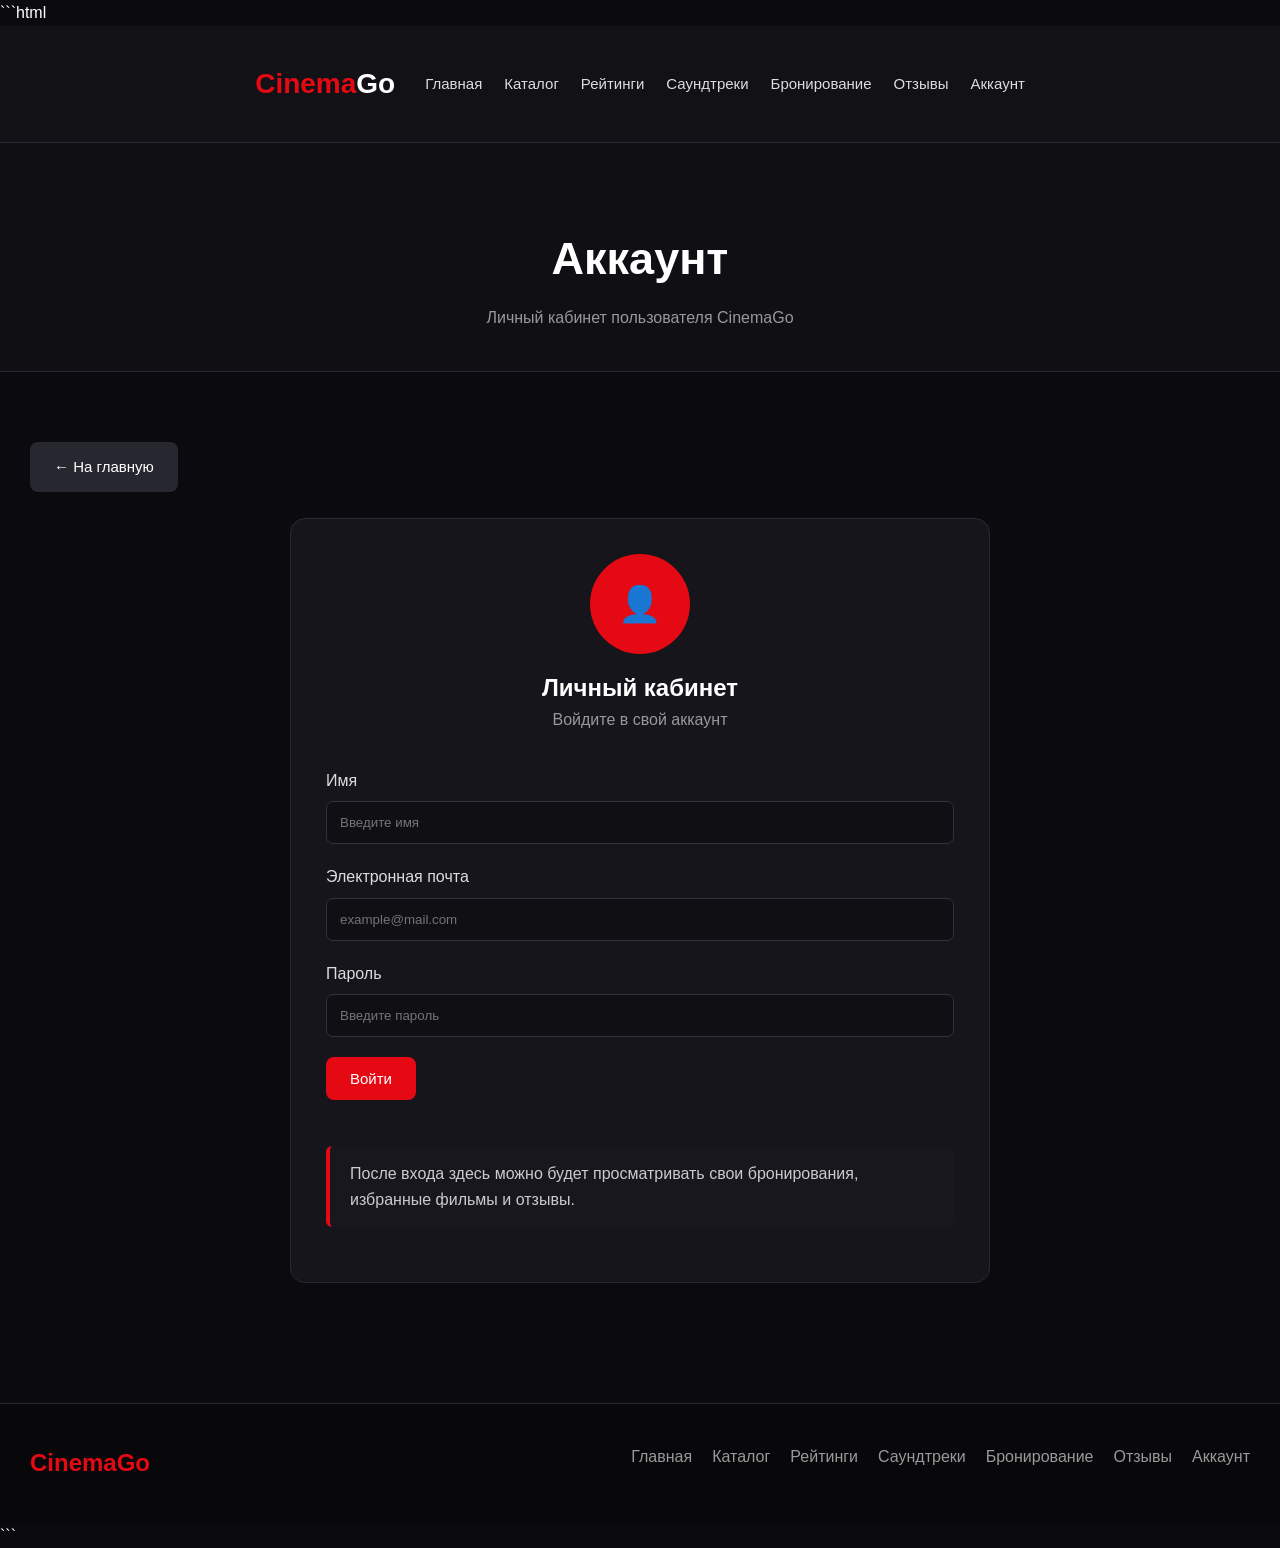
<file: account.html>
```html
<!DOCTYPE html>
<html lang="ru">

<head>
    <meta charset="UTF-8">
    <meta name="viewport" content="width=device-width, initial-scale=1.0">

    <title>CinemaGo — Аккаунт</title>

    <link rel="stylesheet" href="style.css">
</head>

<body>

<header>

    <div class="navbar">

        <a href="index.html" class="logo">
            Cinema<span>Go</span>
        </a>

        <nav>

            <a href="index.html">Главная</a>

            <a href="catalog.html">Каталог</a>

            <a href="ratings.html">Рейтинги</a>

            <a href="soundtracks.html">Саундтреки</a>

            <a href="booking.html">Бронирование</a>

            <a href="reviews.html">Отзывы</a>

            <a href="account.html">Аккаунт</a>

        </nav>

    </div>

</header>


<section class="page-header">

    <h1>Аккаунт</h1>

    <p>
        Личный кабинет пользователя CinemaGo
    </p>

</section>


<div class="container">

    <a href="index.html" class="btn btn-secondary">
        ← На главную
    </a>

    <br><br>


    <div class="account-box">

        <div class="profile">

            <div class="profile-avatar">
                👤
            </div>

            <h2>Личный кабинет</h2>

            <p class="section-subtitle">
                Войдите в свой аккаунт
            </p>

        </div>


        <form onsubmit="loginAccount(event)">

            <div class="form-group">

                <label for="loginName">
                    Имя
                </label>

                <input
                    type="text"
                    id="loginName"
                    placeholder="Введите имя"
                    required
                >

            </div>


            <div class="form-group">

                <label for="loginEmail">
                    Электронная почта
                </label>

                <input
                    type="email"
                    id="loginEmail"
                    placeholder="example@mail.com"
                    required
                >

            </div>


            <div class="form-group">

                <label for="loginPassword">
                    Пароль
                </label>

                <input
                    type="password"
                    id="loginPassword"
                    placeholder="Введите пароль"
                    required
                >

            </div>


            <button type="submit" class="btn">
                Войти
            </button>

        </form>


        <br>


        <div class="notice">

            После входа здесь можно будет
            просматривать свои бронирования,
            избранные фильмы и отзывы.

        </div>

    </div>

</div>


<footer>

    <div class="footer-content">

        <div class="footer-logo">
            CinemaGo
        </div>

        <div class="footer-links">

            <a href="index.html">Главная</a>
            <a href="catalog.html">Каталог</a>
            <a href="ratings.html">Рейтинги</a>
            <a href="soundtracks.html">Саундтреки</a>
            <a href="booking.html">Бронирование</a>
            <a href="reviews.html">Отзывы</a>
            <a href="account.html">Аккаунт</a>

        </div>

    </div>

</footer>


<script src="script.js"></script>

</body>
</html>
```
</file>
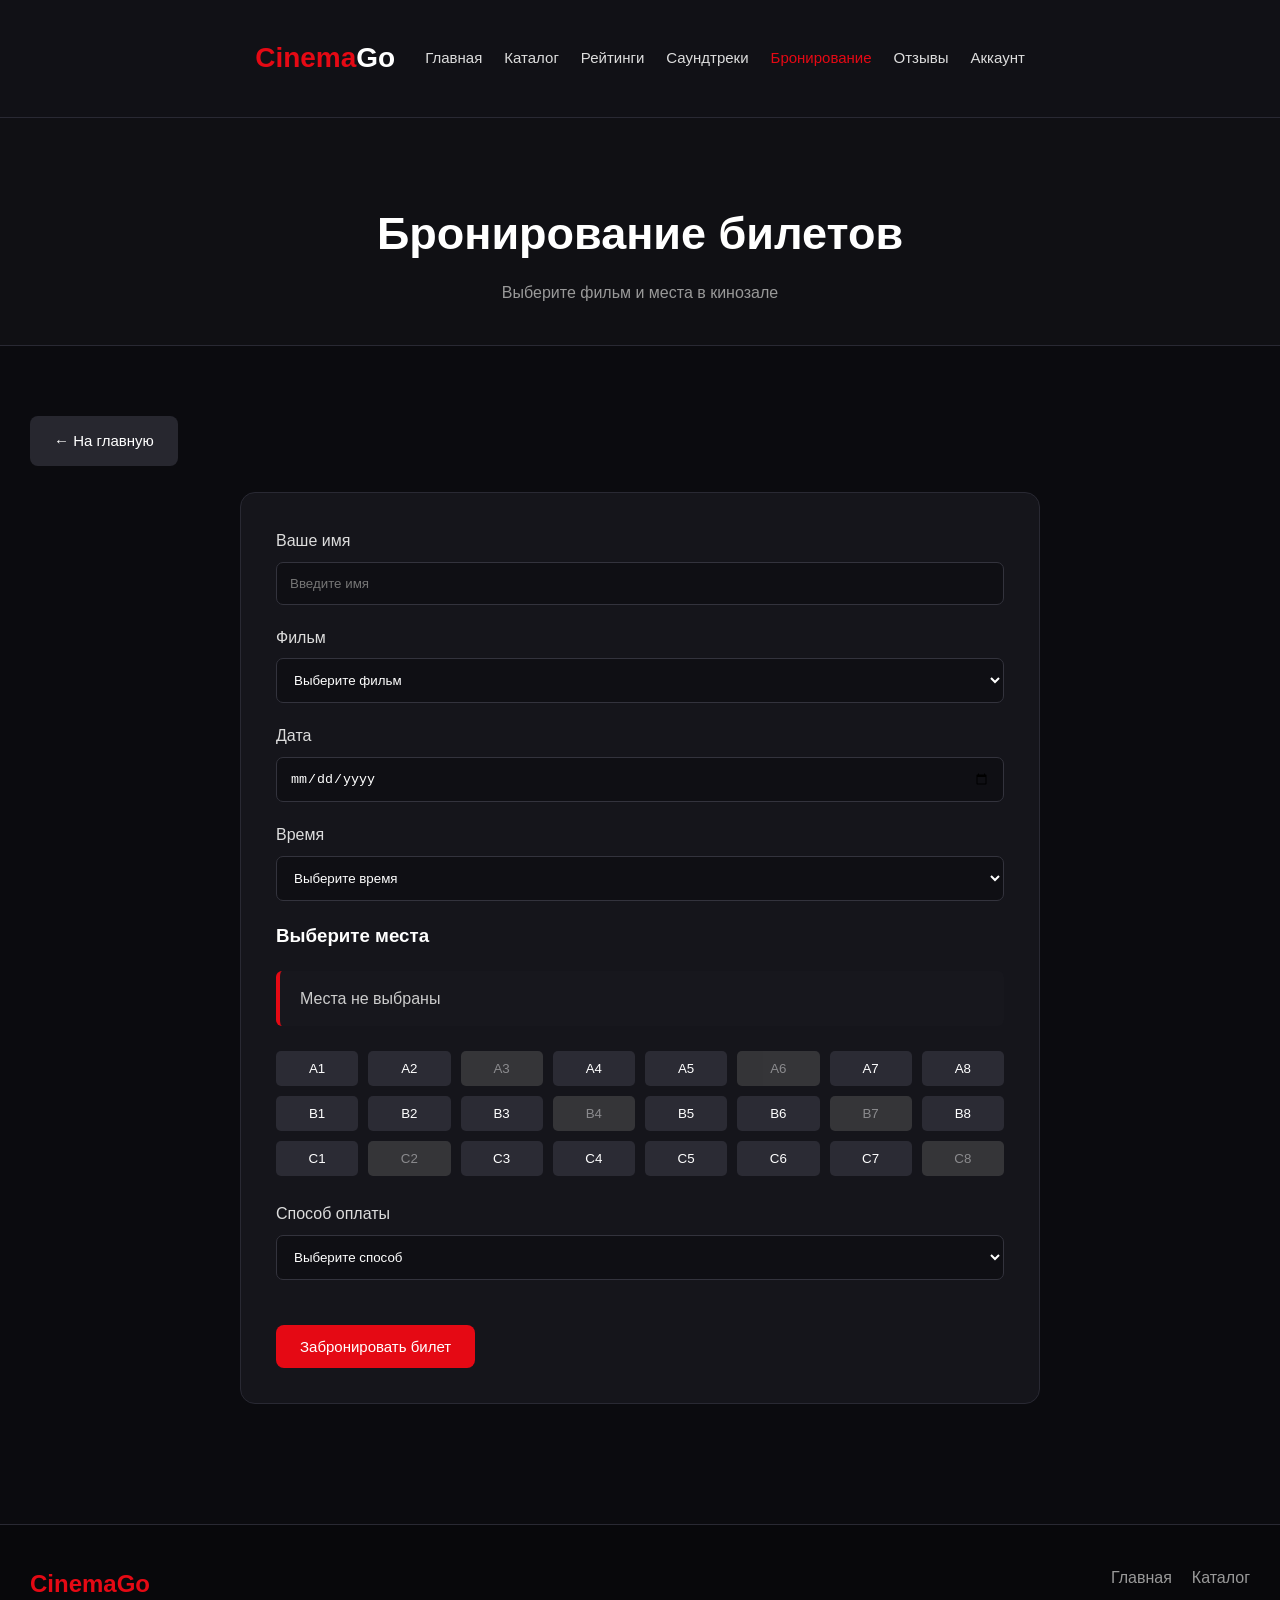
<file: booking.html>
<!DOCTYPE html>
<html lang="ru">

<head>

    <meta charset="UTF-8">

    <meta name="viewport"
          content="width=device-width, initial-scale=1.0">

    <title>CinemaGo — Бронирование</title>

    <link rel="stylesheet"
          href="style.css">

</head>

<body>


<header>

    <div class="navbar">

        <a href="index.html" class="logo">
            Cinema<span>Go</span>
        </a>

        <nav>

            <a href="index.html">
                Главная
            </a>

            <a href="catalog.html">
                Каталог
            </a>

            <a href="ratings.html">
                Рейтинги
            </a>

            <a href="soundtracks.html">
                Саундтреки
            </a>

            <a href="booking.html"
               class="active">
                Бронирование
            </a>

            <a href="reviews.html">
                Отзывы
            </a>

            <a href="account.html">
                Аккаунт
            </a>

        </nav>

    </div>

</header>


<section class="page-header">

    <h1>
        Бронирование билетов
    </h1>

    <p>
        Выберите фильм и места в кинозале
    </p>

</section>


<div class="container">


    <a href="index.html"
       class="btn btn-secondary">
        ← На главную
    </a>


    <br><br>


    <div class="booking-box">


        <form onsubmit="makeBooking(event)">


            <div class="form-group">

                <label>
                    Ваше имя
                </label>

                <input
                    type="text"
                    id="customerName"
                    placeholder="Введите имя"
                    required>

            </div>


            <div class="form-group">

                <label>
                    Фильм
                </label>

                <select id="bookingMovie"
                        required>

                    <option value="">
                        Выберите фильм
                    </option>

                    <option>
                        Интерстеллар
                    </option>

                    <option>
                        Ғашықпын саған
                    </option>

                    <option>
                        Рэкетир
                    </option>

                    <option>
                        Қазақтың қорқынышты ертегілері
                    </option>

                    <option>
                        Дәстүр
                    </option>

                    <option>
                        Дәстүр: Теріс бата
                    </option>

                    <option>
                        Шайтан
                    </option>

                    <option>
                        Дюна
                    </option>

                    <option>
                        Оппенгеймер
                    </option>

                    <option>
                        Титаник
                    </option>

                    <option>
                        Гарри Поттер
                    </option>

                    <option>
                        Человек-паук
                    </option>

                </select>

            </div>


            <div class="form-group">

                <label>
                    Дата
                </label>

                <input
                    type="date"
                    id="bookingDate"
                    required>

            </div>


            <div class="form-group">

                <label>
                    Время
                </label>

                <select id="bookingTime"
                        required>

                    <option value="">
                        Выберите время
                    </option>

                    <option>
                        12:00
                    </option>

                    <option>
                        14:30
                    </option>

                    <option>
                        17:00
                    </option>

                    <option>
                        19:30
                    </option>

                    <option>
                        22:00
                    </option>

                </select>

            </div>


            <h3>
                Выберите места
            </h3>


            <p id="selectedSeats"
               class="notice">
                Места не выбраны
            </p>


            <div class="seats">


                <button type="button"
                        class="seat"
                        data-seat="A1"
                        onclick="selectSeat(this)">
                    A1
                </button>

                <button type="button"
                        class="seat"
                        data-seat="A2"
                        onclick="selectSeat(this)">
                    A2
                </button>

                <button type="button"
                        class="seat occupied">
                    A3
                </button>

                <button type="button"
                        class="seat"
                        data-seat="A4"
                        onclick="selectSeat(this)">
                    A4
                </button>

                <button type="button"
                        class="seat"
                        data-seat="A5"
                        onclick="selectSeat(this)">
                    A5
                </button>

                <button type="button"
                        class="seat occupied">
                    A6
                </button>

                <button type="button"
                        class="seat"
                        data-seat="A7"
                        onclick="selectSeat(this)">
                    A7
                </button>

                <button type="button"
                        class="seat"
                        data-seat="A8"
                        onclick="selectSeat(this)">
                    A8
                </button>


                <button type="button"
                        class="seat"
                        data-seat="B1"
                        onclick="selectSeat(this)">
                    B1
                </button>

                <button type="button"
                        class="seat"
                        data-seat="B2"
                        onclick="selectSeat(this)">
                    B2
                </button>

                <button type="button"
                        class="seat"
                        data-seat="B3"
                        onclick="selectSeat(this)">
                    B3
                </button>

                <button type="button"
                        class="seat occupied">
                    B4
                </button>

                <button type="button"
                        class="seat"
                        data-seat="B5"
                        onclick="selectSeat(this)">
                    B5
                </button>

                <button type="button"
                        class="seat"
                        data-seat="B6"
                        onclick="selectSeat(this)">
                    B6
                </button>

                <button type="button"
                        class="seat occupied">
                    B7
                </button>

                <button type="button"
                        class="seat"
                        data-seat="B8"
                        onclick="selectSeat(this)">
                    B8
                </button>


                <button type="button"
                        class="seat"
                        data-seat="C1"
                        onclick="selectSeat(this)">
                    C1
                </button>

                <button type="button"
                        class="seat occupied">
                    C2
                </button>

                <button type="button"
                        class="seat"
                        data-seat="C3"
                        onclick="selectSeat(this)">
                    C3
                </button>

                <button type="button"
                        class="seat"
                        data-seat="C4"
                        onclick="selectSeat(this)">
                    C4
                </button>

                <button type="button"
                        class="seat"
                        data-seat="C5"
                        onclick="selectSeat(this)">
                    C5
                </button>

                <button type="button"
                        class="seat"
                        data-seat="C6"
                        onclick="selectSeat(this)">
                    C6
                </button>

                <button type="button"
                        class="seat"
                        data-seat="C7"
                        onclick="selectSeat(this)">
                    C7
                </button>

                <button type="button"
                        class="seat occupied">
                    C8
                </button>


            </div>


            <div class="form-group">

                <label>
                    Способ оплаты
                </label>

                <select
                    id="paymentMethod"
                    onchange="showPaymentInfo()"
                    required>

                    <option value="">
                        Выберите способ
                    </option>

                    <option>
                        Kaspi
                    </option>

                    <option>
                        Банковская карта
                    </option>

                    <option>
                        Наличными в кассе
                    </option>

                </select>

            </div>


            <div id="kaspiInfo"
                 class="payment-demo"
                 style="display:none;">

                <strong>
                    Kaspi — демонстрационный режим
                </strong>

                <p>
                    Для учебного проекта используется
                    демонстрационная оплата.
                </p>

                <p>
                    Реальные платёжные реквизиты
                    здесь не используются.
                </p>

            </div>


            <br>


            <button
                type="submit"
                class="btn">

                Забронировать билет

            </button>


        </form>


    </div>

</div>


<footer>

    <div class="footer-content">

        <div class="footer-logo">
            CinemaGo
        </div>

        <div class="footer-links">

            <a href="index.html">
                Главная
            </a>

            <a href="catalog.html">
                Каталог
            </a>

        </div>

    </div>

</footer>


<script src="script.js"></script>

</body>
</html>
</file>
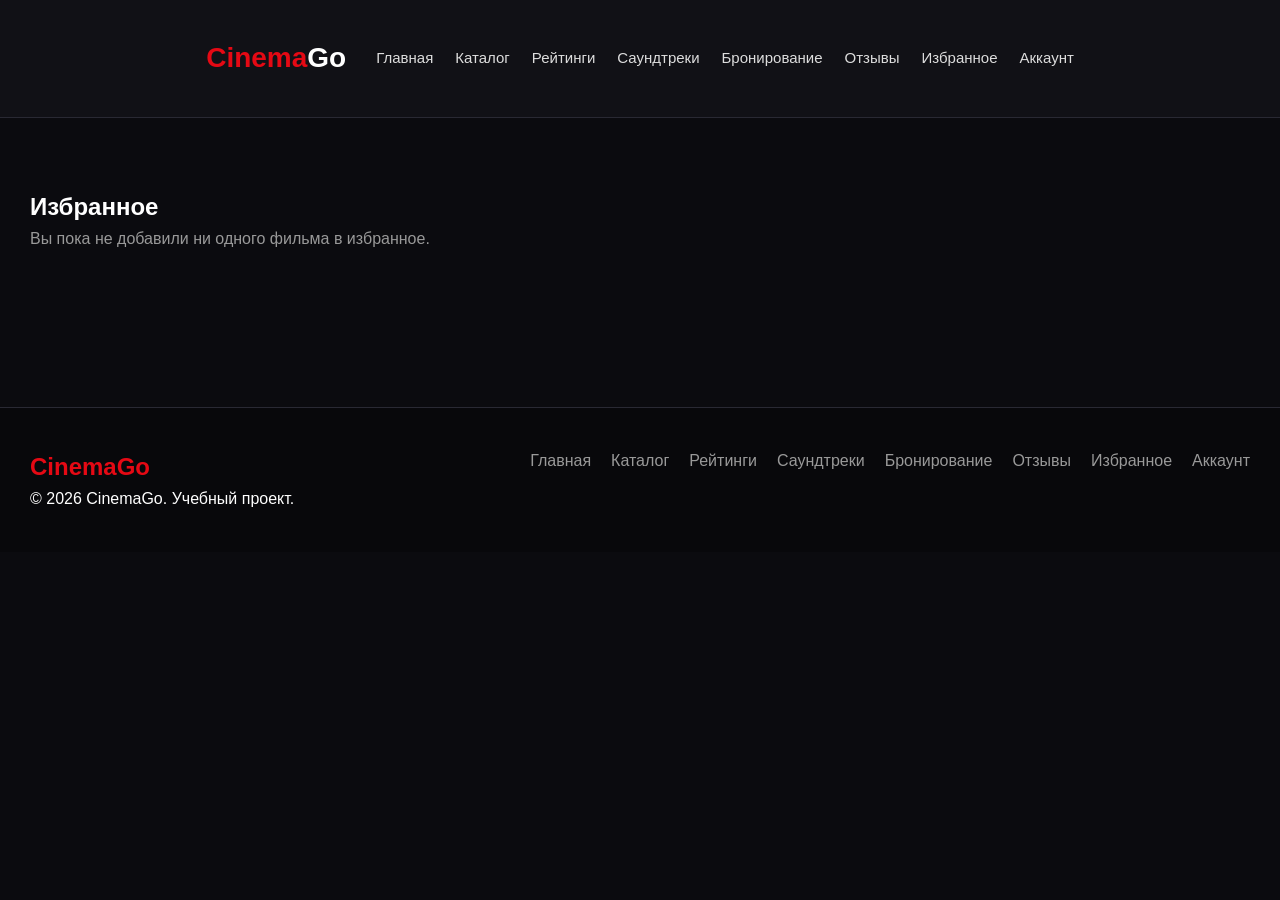
<file: favorites.html>
<!DOCTYPE html>
<html lang="ru">

<head>
    <meta charset="UTF-8">
    <meta name="viewport" content="width=device-width, initial-scale=1.0">

    <title>Избранное — CinemaGo</title>

    <link rel="stylesheet" href="style.css">
</head>

<body>

<header>

    <div class="navbar">

        <a href="index.html" class="logo">
            Cinema<span>Go</span>
        </a>

        <nav>
            <a href="index.html">Главная</a>
            <a href="catalog.html">Каталог</a>
            <a href="ratings.html">Рейтинги</a>
            <a href="soundtracks.html">Саундтреки</a>
            <a href="booking.html">Бронирование</a>
            <a href="reviews.html">Отзывы</a>
            <a href="favorites.html">Избранное</a>
            <a href="account.html">Аккаунт</a>
        </nav>

    </div>

</header>


<main>

    <section class="section">

        <div class="container">

            <h2>Избранное</h2>

            <p id="emptyFavorites" class="section-subtitle">
                Вы пока не добавили ни одного фильма в избранное.
            </p>

            <div
                class="movie-grid favorites-grid"
                id="favoritesGrid">
            </div>

        </div>

    </section>

</main>


<footer>

    <div class="footer-content">

        <div class="footer-logo">
            CinemaGo
        </div>

        <div class="footer-links">

            <a href="index.html">Главная</a>
            <a href="catalog.html">Каталог</a>
            <a href="ratings.html">Рейтинги</a>
            <a href="soundtracks.html">Саундтреки</a>
            <a href="booking.html">Бронирование</a>
            <a href="reviews.html">Отзывы</a>
            <a href="favorites.html">Избранное</a>
            <a href="account.html">Аккаунт</a>

        </div>

    </div>

    <p>
        © 2026 CinemaGo. Учебный проект.
    </p>

</footer>


<script src="script.js"></script>

</body>
</html>
</file>
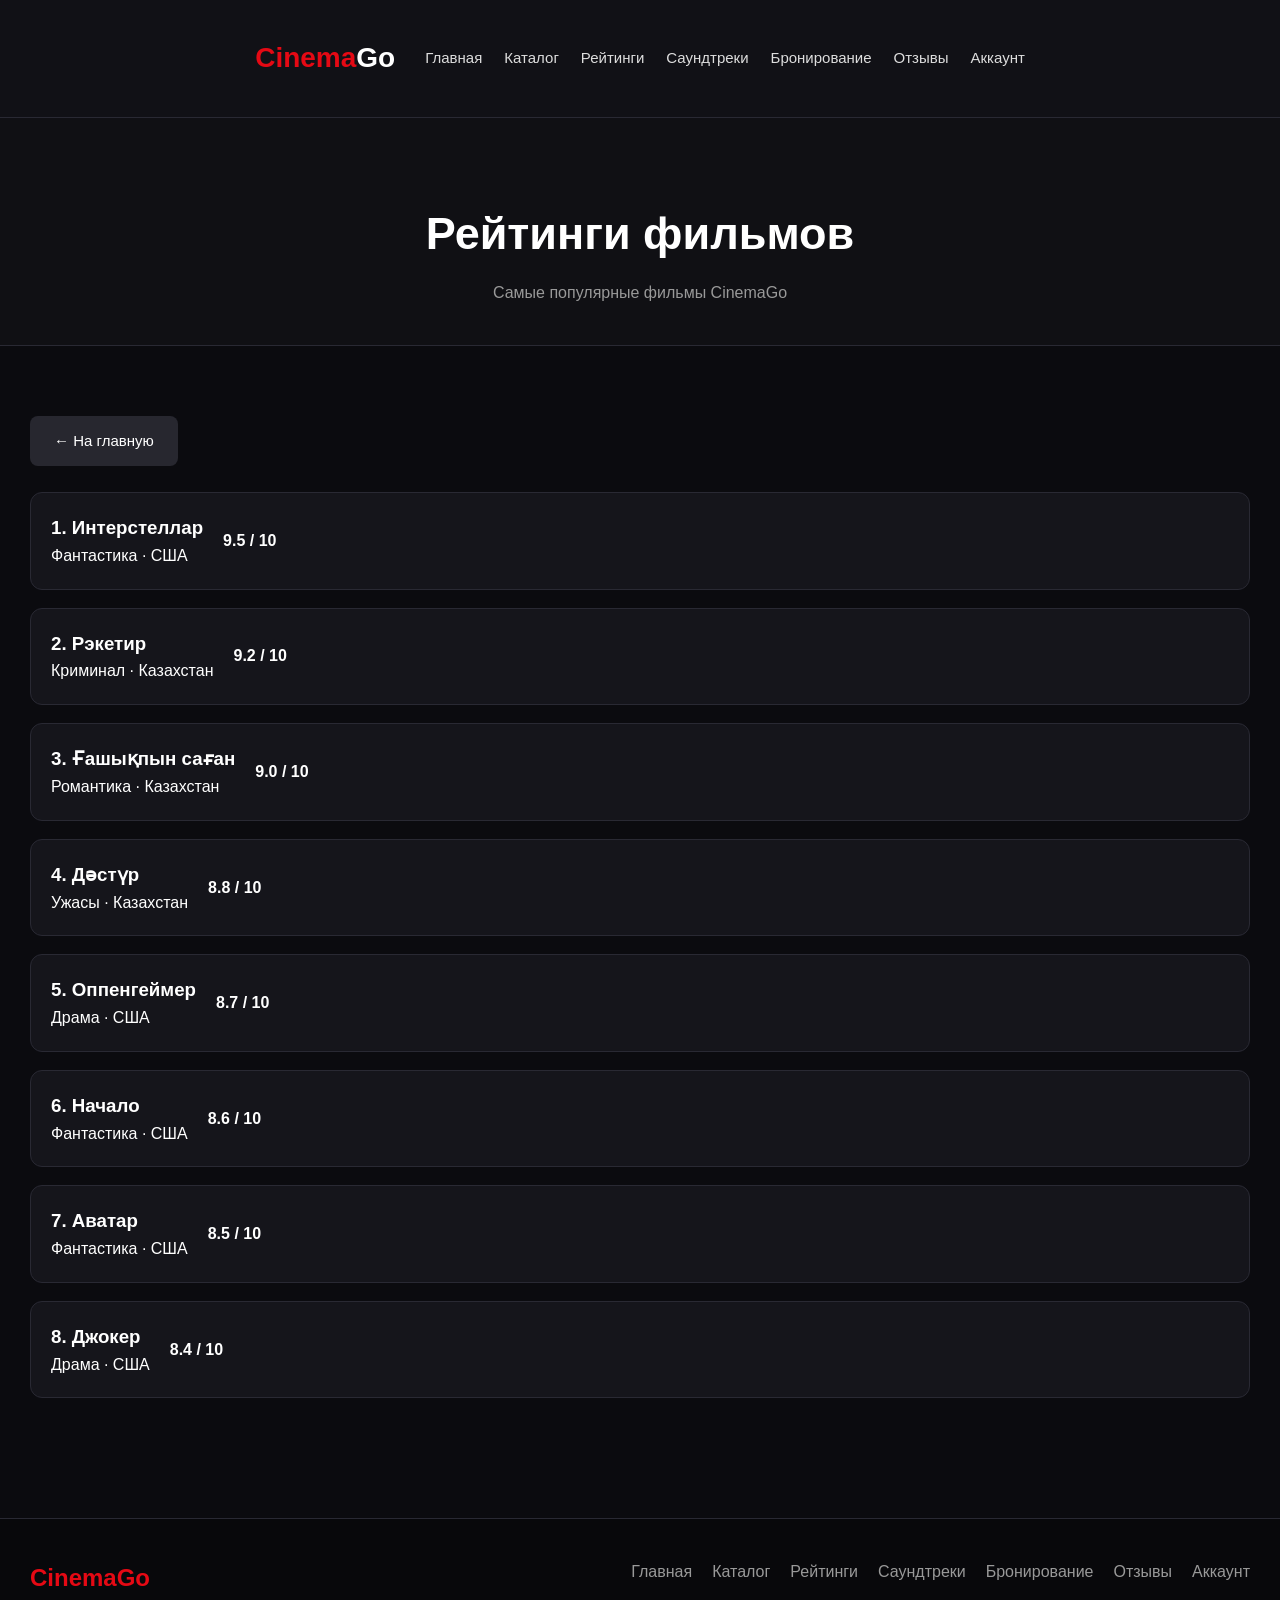
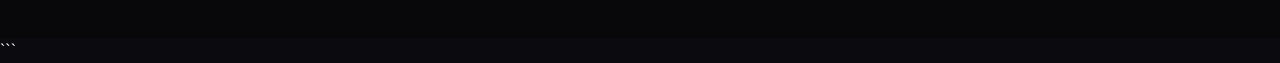
<file: ratings.html>
<html></html>
<!DOCTYPE html>
<html lang="ru">

<head>
    <meta charset="UTF-8">
    <meta name="viewport" content="width=device-width, initial-scale=1.0">

    <title>CinemaGo — Рейтинги</title>

    <link rel="stylesheet" href="style.css">
</head>

<body>

<header>
    <div class="navbar">

        <a href="index.html" class="logo">
            Cinema<span>Go</span>
        </a>

        <nav>
            <a href="index.html">Главная</a>
            <a href="catalog.html">Каталог</a>
            <a href="ratings.html">Рейтинги</a>
            <a href="soundtracks.html">Саундтреки</a>
            <a href="booking.html">Бронирование</a>
            <a href="reviews.html">Отзывы</a>
            <a href="account.html">Аккаунт</a>
        </nav>

    </div>
</header>


<section class="page-header">

    <h1>Рейтинги фильмов</h1>

    <p>
        Самые популярные фильмы CinemaGo
    </p>

</section>


<div class="container">

    <a href="index.html" class="btn btn-secondary">
        ← На главную
    </a>

    <br><br>


    <div class="rating-list">

        <div class="rating-item">
            <div>
                <h3>1. Интерстеллар</h3>
                <p>Фантастика · США</p>
            </div>

            <strong>9.5 / 10</strong>
        </div>


        <div class="rating-item">
            <div>
                <h3>2. Рэкетир</h3>
                <p>Криминал · Казахстан</p>
            </div>

            <strong>9.2 / 10</strong>
        </div>


        <div class="rating-item">
            <div>
                <h3>3. Ғашықпын саған</h3>
                <p>Романтика · Казахстан</p>
            </div>

            <strong>9.0 / 10</strong>
        </div>


        <div class="rating-item">
            <div>
                <h3>4. Дәстүр</h3>
                <p>Ужасы · Казахстан</p>
            </div>

            <strong>8.8 / 10</strong>
        </div>


        <div class="rating-item">
            <div>
                <h3>5. Оппенгеймер</h3>
                <p>Драма · США</p>
            </div>

            <strong>8.7 / 10</strong>
        </div>


        <div class="rating-item">
            <div>
                <h3>6. Начало</h3>
                <p>Фантастика · США</p>
            </div>

            <strong>8.6 / 10</strong>
        </div>


        <div class="rating-item">
            <div>
                <h3>7. Аватар</h3>
                <p>Фантастика · США</p>
            </div>

            <strong>8.5 / 10</strong>
        </div>


        <div class="rating-item">
            <div>
                <h3>8. Джокер</h3>
                <p>Драма · США</p>
            </div>

            <strong>8.4 / 10</strong>
        </div>

    </div>

</div>


<footer>

    <div class="footer-content">

        <div class="footer-logo">
            CinemaGo
        </div>

        <div class="footer-links">

            <a href="index.html">Главная</a>
            <a href="catalog.html">Каталог</a>
            <a href="ratings.html">Рейтинги</a>
            <a href="soundtracks.html">Саундтреки</a>
            <a href="booking.html">Бронирование</a>
            <a href="reviews.html">Отзывы</a>
            <a href="account.html">Аккаунт</a>

        </div>

    </div>

</footer>

</body>
</html>
```
</file>
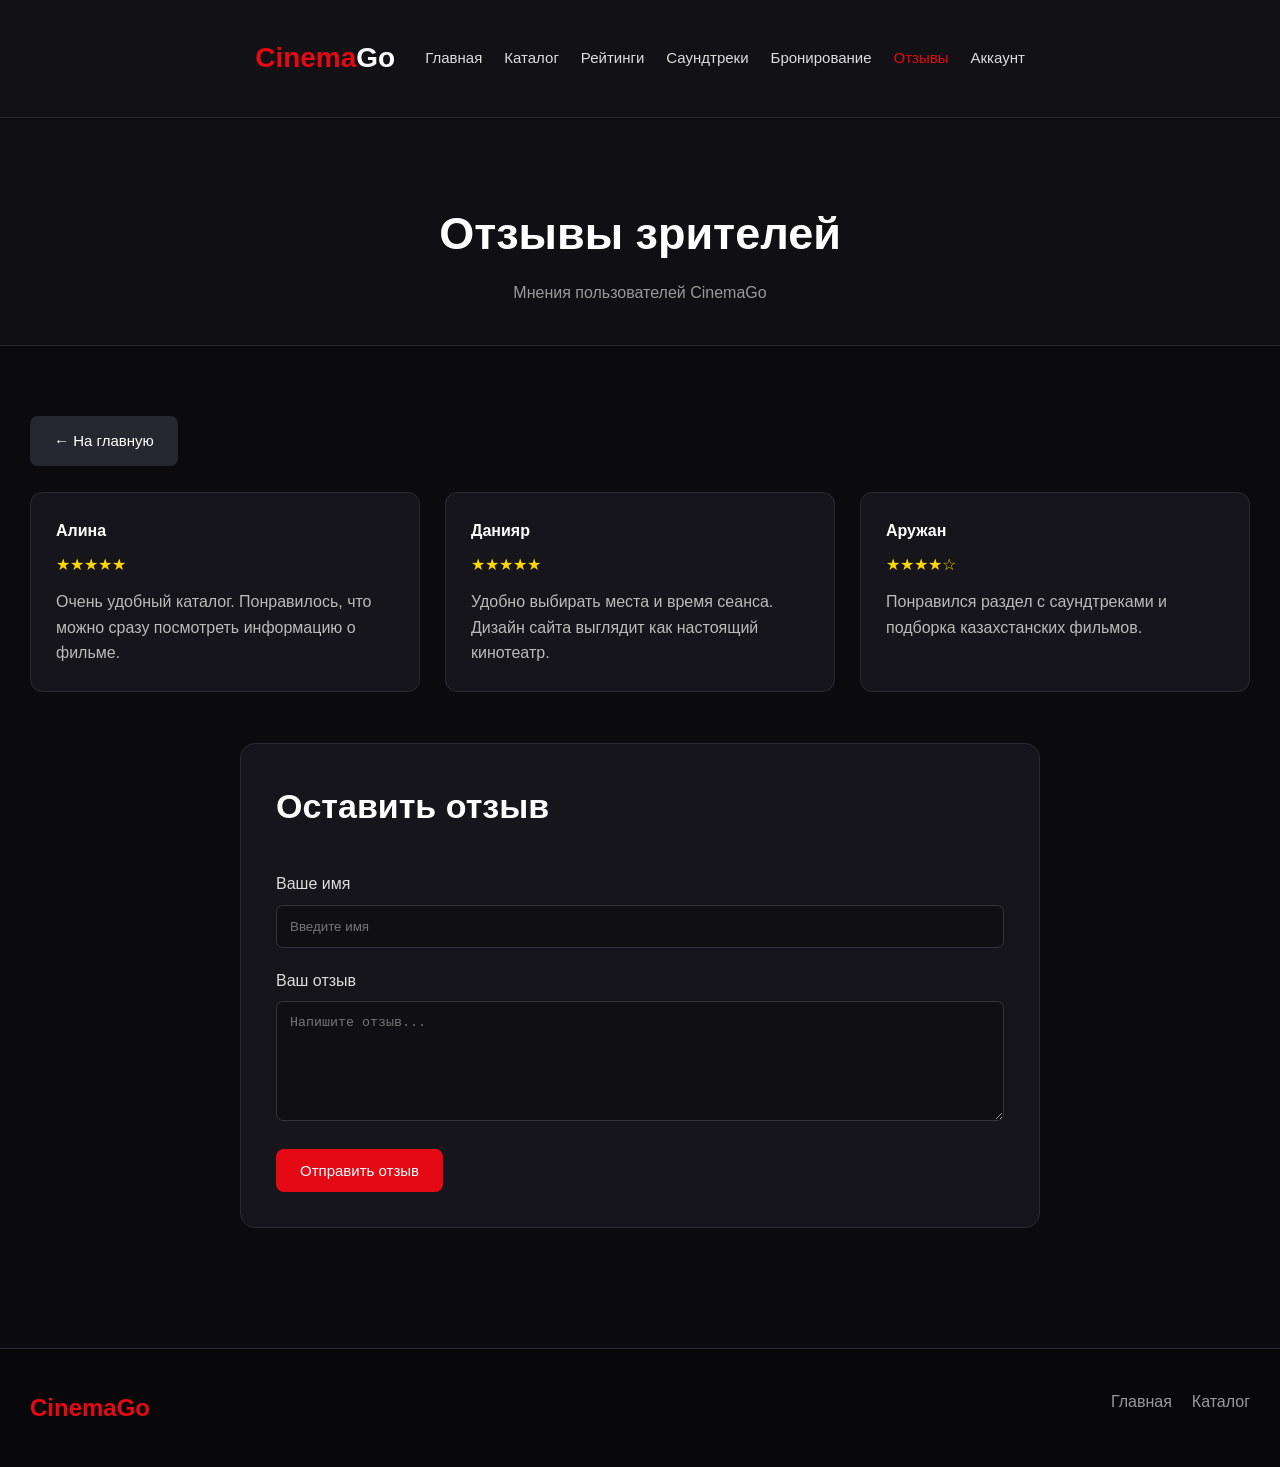
<file: reviews.html>
<!DOCTYPE html>
<html lang="ru">

<head>

    <meta charset="UTF-8">

    <meta name="viewport"
          content="width=device-width, initial-scale=1.0">

    <title>CinemaGo — Отзывы</title>

    <link rel="stylesheet"
          href="style.css">

</head>

<body>


<header>

    <div class="navbar">

        <a href="index.html" class="logo">
            Cinema<span>Go</span>
        </a>

        <nav>

            <a href="index.html">
                Главная
            </a>

            <a href="catalog.html">
                Каталог
            </a>

            <a href="ratings.html">
                Рейтинги
            </a>

            <a href="soundtracks.html">
                Саундтреки
            </a>

            <a href="booking.html">
                Бронирование
            </a>

            <a href="reviews.html"
               class="active">
                Отзывы
            </a>

            <a href="account.html">
                Аккаунт
            </a>

        </nav>

    </div>

</header>


<section class="page-header">

    <h1>
        Отзывы зрителей
    </h1>

    <p>
        Мнения пользователей CinemaGo
    </p>

</section>


<div class="container">


    <a href="index.html"
       class="btn btn-secondary">
        ← На главную
    </a>


    <br><br>


    <div class="review-grid">


        <div class="review-card">

            <div class="review-user">
                Алина
            </div>

            <div class="review-stars">
                ★★★★★
            </div>

            <p class="review-text">
                Очень удобный каталог. Понравилось,
                что можно сразу посмотреть информацию
                о фильме.
            </p>

        </div>


        <div class="review-card">

            <div class="review-user">
                Данияр
            </div>

            <div class="review-stars">
                ★★★★★
            </div>

            <p class="review-text">
                Удобно выбирать места и время сеанса.
                Дизайн сайта выглядит как настоящий кинотеатр.
            </p>

        </div>


        <div class="review-card">

            <div class="review-user">
                Аружан
            </div>

            <div class="review-stars">
                ★★★★☆
            </div>

            <p class="review-text">
                Понравился раздел с саундтреками
                и подборка казахстанских фильмов.
            </p>

        </div>


    </div>


    <br><br>


    <div class="booking-box">

        <h2 class="section-title">
            Оставить отзыв
        </h2>

        <br>


        <form id="reviewForm"
              onsubmit="addReview(event)">


            <div class="form-group">

                <label>
                    Ваше имя
                </label>

                <input
                    type="text"
                    id="reviewName"
                    placeholder="Введите имя"
                    required>

            </div>


            <div class="form-group">

                <label>
                    Ваш отзыв
                </label>

                <textarea
                    id="reviewText"
                    placeholder="Напишите отзыв..."
                    required></textarea>

            </div>


            <button
                type="submit"
                class="btn">

                Отправить отзыв

            </button>


        </form>

    </div>


</div>


<footer>

    <div class="footer-content">

        <div class="footer-logo">
            CinemaGo
        </div>

        <div class="footer-links">

            <a href="index.html">
                Главная
            </a>

            <a href="catalog.html">
                Каталог
            </a>

        </div>

    </div>

</footer>


<script src="script.js"></script>

</body>
</html>
</file>
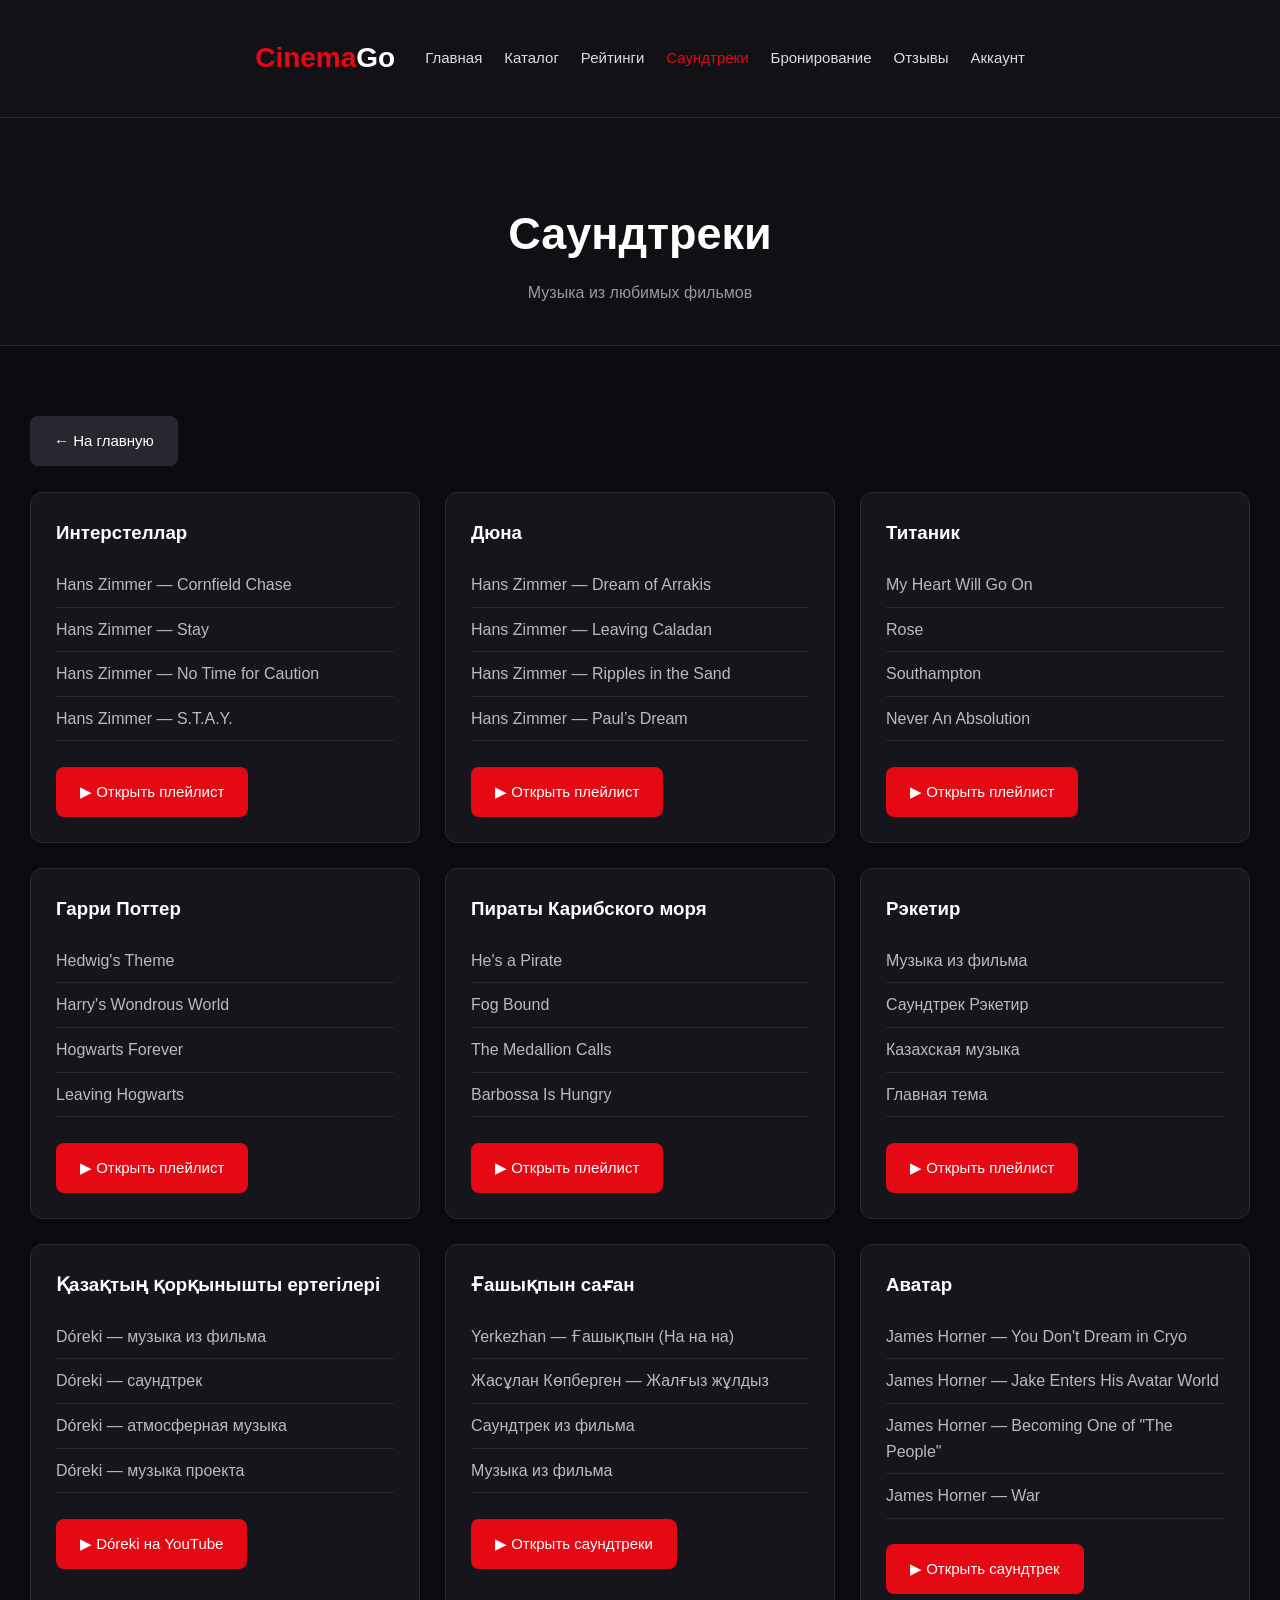
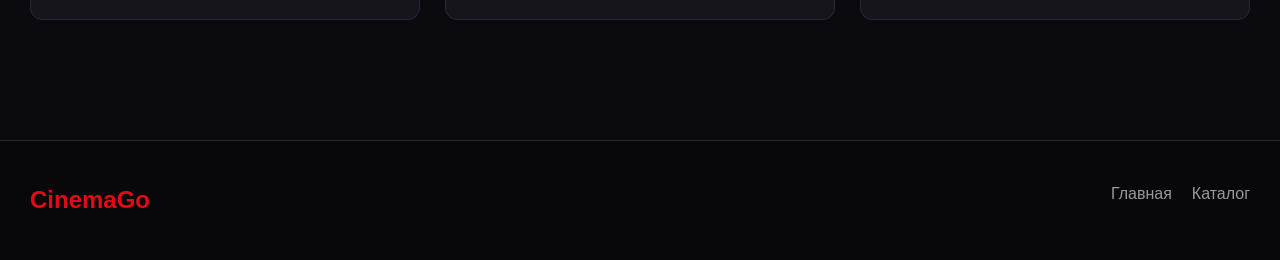
<file: soundtracks.html>
<!DOCTYPE html>

<html lang="ru">

<head>


<meta charset="UTF-8">

<meta name="viewport"
      content="width=device-width, initial-scale=1.0">

<title>CinemaGo — Саундтреки</title>

<link rel="stylesheet"
      href="style.css">


</head>

<body>

<header>


<div class="navbar">

    <a href="index.html" class="logo">
        Cinema<span>Go</span>
    </a>

    <nav>

        <a href="index.html">
            Главная
        </a>

        <a href="catalog.html">
            Каталог
        </a>

        <a href="ratings.html">
            Рейтинги
        </a>

        <a href="soundtracks.html"
           class="active">
            Саундтреки
        </a>

        <a href="booking.html">
            Бронирование
        </a>

        <a href="reviews.html">
            Отзывы
        </a>

        <a href="account.html">
            Аккаунт
        </a>

    </nav>

</div>


</header>

<section class="page-header">


<h1>
    Саундтреки
</h1>

<p>
    Музыка из любимых фильмов
</p>


</section>

<div class="container">


<a href="index.html"
   class="btn btn-secondary">
    ← На главную
</a>


<br><br>


<div class="soundtrack-grid">


    <!-- ИНТЕРСТЕЛЛАР -->

    <div class="soundtrack-card">

        <h3>
            Интерстеллар
        </h3>

        <ul class="track-list">

            <li>
                Hans Zimmer — Cornfield Chase
            </li>

            <li>
                Hans Zimmer — Stay
            </li>

            <li>
                Hans Zimmer — No Time for Caution
            </li>

            <li>
                Hans Zimmer — S.T.A.Y.
            </li>

        </ul>

        <br>

        <a
            href="https://www.youtube.com/results?search_query=Interstellar+soundtrack"
            target="_blank"
            class="btn">
            ▶ Открыть плейлист
        </a>

    </div>


    <!-- ДЮНА -->

    <div class="soundtrack-card">

        <h3>
            Дюна
        </h3>

        <ul class="track-list">

            <li>
                Hans Zimmer — Dream of Arrakis
            </li>

            <li>
                Hans Zimmer — Leaving Caladan
            </li>

            <li>
                Hans Zimmer — Ripples in the Sand
            </li>

            <li>
                Hans Zimmer — Paul’s Dream
            </li>

        </ul>

        <br>

        <a
            href="https://www.youtube.com/results?search_query=Dune+soundtrack"
            target="_blank"
            class="btn">
            ▶ Открыть плейлист
        </a>

    </div>


    <!-- ТИТАНИК -->

    <div class="soundtrack-card">

        <h3>
            Титаник
        </h3>

        <ul class="track-list">

            <li>
                My Heart Will Go On
            </li>

            <li>
                Rose
            </li>

            <li>
                Southampton
            </li>

            <li>
                Never An Absolution
            </li>

        </ul>

        <br>

        <a
            href="https://www.youtube.com/results?search_query=Titanic+soundtrack"
            target="_blank"
            class="btn">
            ▶ Открыть плейлист
        </a>

    </div>


    <!-- ГАРРИ ПОТТЕР -->

    <div class="soundtrack-card">

        <h3>
            Гарри Поттер
        </h3>

        <ul class="track-list">

            <li>
                Hedwig's Theme
            </li>

            <li>
                Harry's Wondrous World
            </li>

            <li>
                Hogwarts Forever
            </li>

            <li>
                Leaving Hogwarts
            </li>

        </ul>

        <br>

        <a
            href="https://www.youtube.com/results?search_query=Harry+Potter+soundtrack"
            target="_blank"
            class="btn">
            ▶ Открыть плейлист
        </a>

    </div>


    <!-- ПИРАТЫ КАРИБСКОГО МОРЯ -->

    <div class="soundtrack-card">

        <h3>
            Пираты Карибского моря
        </h3>

        <ul class="track-list">

            <li>
                He's a Pirate
            </li>

            <li>
                Fog Bound
            </li>

            <li>
                The Medallion Calls
            </li>

            <li>
                Barbossa Is Hungry
            </li>

        </ul>

        <br>

        <a
            href="https://www.youtube.com/results?search_query=Pirates+of+the+Caribbean+soundtrack"
            target="_blank"
            class="btn">
            ▶ Открыть плейлист
        </a>

    </div>


    <!-- РЭКЕТИР -->

    <div class="soundtrack-card">

        <h3>
            Рэкетир
        </h3>

        <ul class="track-list">

            <li>
                Музыка из фильма
            </li>

            <li>
                Саундтрек Рэкетир
            </li>

            <li>
                Казахская музыка
            </li>

            <li>
                Главная тема
            </li>

        </ul>

        <br>

        <a
            href="https://www.youtube.com/results?search_query=Рэкетир+саундтрек"
            target="_blank"
            class="btn">
            ▶ Открыть плейлист
        </a>

    </div>


    <!-- ҚАЗАҚТЫҢ ҚОРҚЫНЫШТЫ ЕРТЕГІЛЕРІ -->

    <div class="soundtrack-card">

        <h3>
            Қазақтың қорқынышты ертегілері
        </h3>

        <ul class="track-list">

            <li>
                Dóreki — музыка из фильма
            </li>

            <li>
                Dóreki — саундтрек
            </li>

            <li>
                Dóreki — атмосферная музыка
            </li>

            <li>
                Dóreki — музыка проекта
            </li>

        </ul>

        <br>

        <a
            href="https://www.youtube.com/results?search_query=Doreki"
            target="_blank"
            class="btn">
            ▶ Dóreki на YouTube
        </a>

    </div>


    <!-- ҒАШЫҚПЫН САҒАН -->

    <div class="soundtrack-card">

        <h3>
            Ғашықпын саған
        </h3>

        <ul class="track-list">

            <li>
                Yerkezhan — Ғашықпын (На на на)
            </li>

            <li>
                Жасұлан Көпберген — Жалғыз жұлдыз
            </li>

            <li>
                Саундтрек из фильма
            </li>

            <li>
                Музыка из фильма
            </li>

        </ul>

        <br>

        <a
            href="https://www.youtube.com/results?search_query=Ғашықпын+саған+саундтрек"
            target="_blank"
            class="btn">
            ▶ Открыть саундтреки
        </a>

    </div>


    <!-- АВАТАР -->

    <div class="soundtrack-card">

        <h3>
            Аватар
        </h3>

        <ul class="track-list">

            <li>
                James Horner — You Don't Dream in Cryo
            </li>

            <li>
                James Horner — Jake Enters His Avatar World
            </li>

            <li>
                James Horner — Becoming One of "The People"
            </li>

            <li>
                James Horner — War
            </li>

        </ul>

        <br>

        <a
            href="https://www.youtube.com/results?search_query=Avatar+2009+James+Horner+soundtrack"
            target="_blank"
            class="btn">
            ▶ Открыть саундтрек
        </a>

    </div>


</div>


</div>

<footer>


<div class="footer-content">

    <div class="footer-logo">
        CinemaGo
    </div>

    <div class="footer-links">

        <a href="index.html">
            Главная
        </a>

        <a href="catalog.html">
            Каталог
        </a>

    </div>

</div>


</footer>

</body>

</html>
</file>
<file: style.css>
/* =========================================
   ОСНОВНЫЕ НАСТРОЙКИ
========================================= */

* {
    margin: 0;
    padding: 0;
    box-sizing: border-box;
}

html {
    scroll-behavior: smooth;
}

body {
    font-family: Arial, sans-serif;
    background: #0b0b0f;
    color: #ffffff;
    line-height: 1.6;
}


/* =========================================
   HEADER
========================================= */

header {
    background: #111116;
    border-bottom: 1px solid #292933;

    position: sticky;
    top: 0;

    z-index: 1000;
}

.navbar {
    max-width: 1400px;
    margin: auto;

    padding: 18px 30px;

    display: flex;
    align-items: center;
    justify-content: space-between;

    gap: 30px;
}

.logo {
    color: #e50914;

    font-size: 28px;
    font-weight: bold;

    text-decoration: none;

    white-space: nowrap;
}

.logo span {
    color: #ffffff;
}

nav {
    display: flex;

    gap: 22px;

    flex-wrap: wrap;

    justify-content: center;
}

nav a {
    color: #dddddd;

    text-decoration: none;

    font-size: 15px;

    transition: 0.3s;
}

nav a:hover {
    color: #e50914;
}

nav a.active {
    color: #e50914;
}


/* =========================================
   HERO
========================================= */

.hero {
    min-height: 620px;

    display: flex;
    align-items: center;

    position: relative;

    overflow: hidden;

    background:
        linear-gradient(
            90deg,
            #08080b 0%,
            rgba(8,8,11,0.88) 40%,
            rgba(8,8,11,0.35) 100%
        ),
        url("https://images.unsplash.com/photo-1489599849927-2ee91cede3ba?auto=format&fit=crop&w=1800&q=80");

    background-size: cover;
    background-position: center;
}

.hero-content {
    max-width: 1400px;

    width: 100%;

    margin: auto;

    padding: 70px 30px;
}

.hero h1 {
    font-size: 64px;

    max-width: 750px;

    margin-bottom: 20px;
}

.hero h1 span {
    color: #e50914;
}

.hero p {
    max-width: 650px;

    color: #cccccc;

    font-size: 19px;

    margin-bottom: 30px;
}

.hero-buttons {
    display: flex;

    gap: 15px;

    flex-wrap: wrap;
}


/* =========================================
   КНОПКИ
========================================= */

.btn {
    display: inline-block;

    border: none;

    border-radius: 8px;

    padding: 13px 24px;

    background: #e50914;

    color: white;

    text-decoration: none;

    font-size: 15px;

    cursor: pointer;

    transition: 0.3s;
}

.btn:hover {
    background: #b80710;

    transform: translateY(-2px);
}

.btn-secondary {
    background: #27272f;
}

.btn-secondary:hover {
    background: #3a3a45;
}


/* =========================================
   CONTAINER
========================================= */

.container {
    max-width: 1400px;

    margin: auto;

    padding: 70px 30px;
}

.section-title {
    font-size: 34px;

    margin-bottom: 12px;
}

.section-subtitle {
    color: #999999;

    margin-bottom: 35px;
}


/* =========================================
   SEARCH
========================================= */

.search-box {
    display: flex;

    max-width: 700px;

    margin: 30px auto 50px;
}

.search-box input {
    flex: 1;

    padding: 16px 18px;

    background: #17171d;

    border: 1px solid #33333d;

    border-radius: 8px 0 0 8px;

    color: white;

    outline: none;

    font-size: 16px;
}

.search-box button {
    padding: 0 25px;

    border: none;

    background: #e50914;

    color: white;

    border-radius: 0 8px 8px 0;

    cursor: pointer;
}


/* =========================================
   ФИЛЬМЫ
========================================= */

.movie-grid {
    display: grid;

    grid-template-columns: repeat(4, 1fr);

    gap: 25px;
}

.movie-card {
    background: #15151b;

    border: 1px solid #272730;

    border-radius: 12px;

    overflow: hidden;

    transition: 0.3s;
}

.movie-card:hover {
    transform: translateY(-7px);

    border-color: #e50914;

    box-shadow:
        0 10px 35px rgba(229, 9, 20, 0.15);
}

.movie-poster {
    width: 100%;

    height: 360px;

    object-fit: cover;

    display: block;
}

.movie-info {
    padding: 20px;
}

.movie-info h3 {
    font-size: 20px;

    margin-bottom: 8px;
}

.movie-info p {
    color: #999999;

    font-size: 14px;

    margin-bottom: 10px;
}

.movie-meta {
    display: flex;

    justify-content: space-between;

    color: #bbbbbb;

    font-size: 13px;

    margin-bottom: 15px;
}

.rating {
    color: #ffd700;

    font-weight: bold;
}


/* =========================================
   КАТАЛОГ
========================================= */

.movies-grid {
    display: grid;

    grid-template-columns: repeat(4, 1fr);

    gap: 28px;

    width: 100%;

    align-items: stretch;
}

.movies-grid .movie-card {
    position: relative;

    display: flex;

    flex-direction: column;

    height: 590px;

    padding: 15px;

    background: #111111;

    border-radius: 14px;

    overflow: hidden;

    min-width: 0;
}

.movies-grid .movie-card > img {
    width: 100%;

    height: 330px;

    object-fit: contain;

    display: block;

    background: #080808;

    border-radius: 10px;

    flex-shrink: 0;
}

.movies-grid .movie-card h3 {
    min-height: 48px;

    margin: 15px 0 8px;

    display: flex;

    align-items: center;

    justify-content: center;

    text-align: center;
}

.movies-grid .movie-card p {
    margin: 5px 0;

    text-align: center;

    line-height: 1.4;
}


/* =========================================
   ЖАНРЫ
========================================= */

.genre-buttons,
.genres {
    display: flex;

    gap: 12px;

    flex-wrap: wrap;

    margin-top: 25px;

    margin-bottom: 35px;

    align-items: center;
}

.genre-btn {
    padding: 10px 18px;

    border-radius: 20px;

    border: 1px solid #33333d;

    background: #17171d;

    color: #dddddd;

    cursor: pointer;

    transition: 0.3s;

    font-family: Georgia, "Times New Roman", serif;
}

.genre-btn:hover,
.genre-btn.active {
    background: #e50914;

    border-color: #e50914;

    color: white;
}


/* =========================================
   РЕЙТИНГИ
========================================= */

.rating-list {
    display: grid;

    gap: 18px;
}

.rating-item {
    display: flex;

    align-items: center;

    gap: 20px;

    padding: 20px;

    background: #15151b;

    border: 1px solid #292933;

    border-radius: 12px;
}

.rating-number {
    width: 45px;
    height: 45px;

    display: flex;

    align-items: center;

    justify-content: center;

    background: #e50914;

    border-radius: 50%;

    font-size: 20px;

    font-weight: bold;
}

.rating-poster {
    width: 70px;

    height: 90px;

    object-fit: cover;

    border-radius: 6px;
}

.rating-info {
    flex: 1;
}

.rating-info h3 {
    margin-bottom: 5px;
}

.rating-stars {
    color: #ffd700;
}


/* =========================================
   САУНДТРЕКИ
========================================= */

.soundtrack-grid {
    display: grid;

    grid-template-columns: repeat(3, 1fr);

    gap: 25px;
}

.soundtrack-card {
    background: #15151b;

    padding: 25px;

    border-radius: 12px;

    border: 1px solid #292933;
}

.soundtrack-card h3 {
    margin-bottom: 15px;
}

.soundtrack-card audio {
    width: 100%;
}

.track-list {
    list-style: none;
}

.track-list li {
    padding: 9px 0;

    border-bottom: 1px solid #292933;

    color: #bbbbbb;
}


/* =========================================
   БРОНИРОВАНИЕ
========================================= */

.booking-box {
    max-width: 800px;

    margin: auto;

    background: #15151b;

    border: 1px solid #292933;

    border-radius: 15px;

    padding: 35px;
}

.form-group {
    margin-bottom: 20px;
}

.form-group label {
    display: block;

    margin-bottom: 8px;

    color: #dddddd;
}

.form-group input,
.form-group select,
.form-group textarea {
    width: 100%;

    padding: 13px;

    background: #0f0f14;

    border: 1px solid #33333d;

    border-radius: 7px;

    color: white;

    outline: none;
}

.form-group textarea {
    min-height: 120px;

    resize: vertical;
}


/* =========================================
   МЕСТА В ЗАЛЕ
========================================= */

.seats {
    display: grid;

    grid-template-columns: repeat(8, 1fr);

    gap: 10px;

    margin: 25px 0;
}

.seat {
    padding: 10px 5px;

    border: none;

    border-radius: 5px;

    background: #2b2b34;

    color: white;

    cursor: pointer;
}

.seat:hover {
    background: #555560;
}

.seat.selected {
    background: #e50914;
}

.seat.occupied {
    background: #555555;

    cursor: not-allowed;

    opacity: 0.5;
}


/* =========================================
   KASPI
========================================= */

.payment-demo {
    background: #241316;

    border: 1px solid #6e2025;

    border-radius: 10px;

    padding: 18px;

    margin-top: 15px;

    color: #dddddd;
}

.payment-demo strong {
    color: #ff4d57;
}


/* =========================================
   ОТЗЫВЫ
========================================= */

.review-grid {
    display: grid;

    grid-template-columns: repeat(3, 1fr);

    gap: 25px;
}

.review-card {
    background: #15151b;

    border: 1px solid #292933;

    border-radius: 12px;

    padding: 25px;
}

.review-user {
    font-weight: bold;

    margin-bottom: 8px;
}

.review-stars {
    color: #ffd700;

    margin-bottom: 12px;
}

.review-text {
    color: #bbbbbb;
}


/* =========================================
   КОМАНДА
========================================= */

.team-grid {
    display: grid;

    grid-template-columns: repeat(4, 1fr);

    gap: 25px;

    margin-top: 35px;
}

.team-card {
    text-align: center;

    background: #15151b;

    border: 1px solid #292933;

    border-radius: 12px;

    padding: 25px;

    box-sizing: border-box;
}

.team-photo {
    width: 90px;
    height: 90px;

    object-fit: cover;

    object-position: center 30%;

    border-radius: 50%;

    display: block;

    margin: 0 auto 15px;

    border: 3px solid #d94b4b;
}

.team-photo-maria {
    object-position: center 18%;
}

.team-photo-merei {
    object-position: center 18%;
}

.team-card h3 {
    margin: 5px 0 7px;
}

.team-card p {
    margin: 0 0 10px;

    color: #999999;
}

.team-card span {
    display: block;

    line-height: 1.5;
}


/* =========================================
   ACCOUNT
========================================= */

.account-box {
    max-width: 700px;

    margin: auto;

    background: #15151b;

    border: 1px solid #292933;

    border-radius: 15px;

    padding: 35px;
}

.profile {
    text-align: center;

    margin-bottom: 30px;
}

.profile-avatar {
    width: 100px;
    height: 100px;

    background: #e50914;

    border-radius: 50%;

    margin: auto auto 15px;

    display: flex;

    align-items: center;

    justify-content: center;

    font-size: 35px;
}


/* =========================================
   ТРЕЙЛЕРЫ
========================================= */

.trailer-buttons {
    display: flex;

    gap: 10px;

    flex-wrap: wrap;
}

.trailer-btn {
    display: inline-block;

    margin-top: 15px;

    padding: 9px 16px;

    background: #d94b4b;

    color: white;

    text-decoration: none;

    border-radius: 8px;

    font-size: 14px;

    text-align: center;

    transition: 0.2s;
}

.trailer-btn:hover {
    background: #ef5b5b;

    transform: translateY(-2px);
}

.movies-grid .trailer-btn {
    display: flex;

    align-items: center;

    justify-content: center;

    margin-top: auto;

    width: 100%;

    min-height: 42px;

    box-sizing: border-box;
}


/* =========================================
   ИЗБРАННОЕ
========================================= */

.favorite-btn {
    position: absolute;

    top: 10px;
    right: 10px;

    width: 38px;
    height: 38px;

    border: none;

    border-radius: 50%;

    background: rgba(0, 0, 0, 0.7);

    color: white;

    font-size: 23px;

    cursor: pointer;

    z-index: 5;

    transition: 0.2s;
}

.favorite-btn:hover {
    transform: scale(1.1);

    background: #d94b4b;
}

.favorite-active {
    color: #ff4d6d;
}

.favorites-grid {
    display: grid;

    grid-template-columns: repeat(4, 1fr);

    gap: 25px;

    margin-top: 35px;
}

.favorite-movie-card {
    position: relative;

    overflow: hidden;

    background: #111111;

    color: white;

    padding: 15px;

    border-radius: 14px;

    text-align: center;

    box-sizing: border-box;
}

.favorite-poster {
    width: 100%;

    height: 260px;

    object-fit: contain;

    display: block;

    background: #080808;

    border-radius: 10px;

    margin-bottom: 15px;
}

.favorite-movie-card h3 {
    margin: 10px 0 15px;
}

.favorite-buttons {
    display: flex;

    justify-content: center;

    align-items: center;

    gap: 10px;

    flex-wrap: wrap;
}

.favorite-buttons .trailer-btn {
    margin-top: 0;
}

.remove-favorite-btn {
    padding: 9px 16px;

    border: none;

    border-radius: 8px;

    background: #333333;

    color: white;

    cursor: pointer;

    font-family: inherit;

    transition: 0.2s;
}

.remove-favorite-btn:hover {
    background: #555555;
}


/* =========================================
   ЧТО ЕСТЬ В CINEMAGO
========================================= */

.cinemago-grid {
    display: grid;

    grid-template-columns: repeat(3, 1fr);

    gap: 25px;

    margin-top: 35px;
}

.cinemago-card {
    background: #111111;

    color: white;

    min-height: 230px;

    padding: 28px;

    border-radius: 14px;

    box-sizing: border-box;

    display: flex;

    flex-direction: column;

    justify-content: space-between;

    text-align: center;

    border: 1px solid #292929;

    box-shadow:
        0 6px 18px rgba(0, 0, 0, 0.25);

    transition: 0.2s;
}

.cinemago-card:hover {
    transform: translateY(-4px);
}

.cinemago-card h3 {
    margin: 0 0 15px;

    color: white;
}

.cinemago-card p {
    margin: 0 0 20px;

    line-height: 1.6;

    color: #dddddd;
}

.cinemago-card .btn {
    display: inline-block;

    padding: 11px 18px;

    background: #d94b4b;

    color: white;

    border-radius: 8px;

    text-decoration: none;

    margin-top: auto;

    transition: 0.2s;
}

.cinemago-card .btn:hover {
    background: #ef5b5b;

    transform: translateY(-2px);
}


/* =========================================
   СТРАНИЦА
========================================= */

.page-header {
    padding: 80px 30px 40px;

    text-align: center;

    background: #101014;

    border-bottom: 1px solid #292933;
}

.page-header h1 {
    font-size: 45px;

    margin-bottom: 10px;
}

.page-header p {
    color: #999999;
}


/* =========================================
   MODAL
========================================= */

.modal {
    display: none;

    position: fixed;

    z-index: 2000;

    left: 0;
    top: 0;

    width: 100%;
    height: 100%;

    background: rgba(0,0,0,0.85);

    align-items: center;

    justify-content: center;

    padding: 20px;
}

.modal.show {
    display: flex;
}

.modal-content {
    max-width: 700px;

    width: 100%;

    background: #15151b;

    border: 1px solid #33333d;

    border-radius: 15px;

    padding: 30px;

    position: relative;

    max-height: 90vh;

    overflow-y: auto;
}

.close-modal {
    position: absolute;

    right: 20px;
    top: 15px;

    font-size: 28px;

    color: #999999;

    cursor: pointer;
}

.close-modal:hover {
    color: #ffffff;
}


/* =========================================
   NOTICE
========================================= */

.notice {
    padding: 15px 20px;

    background: #17171d;

    border-left: 4px solid #e50914;

    border-radius: 6px;

    margin: 20px 0;

    color: #cccccc;
}


/* =========================================
   НОВЫЕ ФИЛЬМЫ
========================================= */

.upcoming-section {
    margin-top: 70px;

    margin-bottom: 70px;
}

.upcoming-section-title {
    text-align: center;

    font-size: 34px;

    margin-bottom: 10px;
}

.upcoming-section-subtitle {
    text-align: center;

    color: #999999;

    max-width: 700px;

    margin: 0 auto 35px;

    line-height: 1.6;
}


/* Сетка новых фильмов */

.upcoming-grid {
    display: grid;

    grid-template-columns: repeat(3, 1fr);

    gap: 30px;

    margin-top: 35px;
}


/* Карточка нового фильма */

.upcoming-card {
    background: #111111;

    border: 1px solid #292929;

    border-radius: 16px;

    overflow: hidden;

    transition: 0.3s;

    display: flex;

    flex-direction: column;
}

.upcoming-card:hover {
    transform: translateY(-7px);

    border-color: #d94b4b;

    box-shadow:
        0 10px 30px rgba(217, 75, 75, 0.18);
}


/* =========================================
   ПОСТЕРЫ НОВЫХ ФИЛЬМОВ
========================================= */

.upcoming-poster {
    width: 100%;

    height: 270px;

    background: #080808;

    display: flex;

    align-items: center;

    justify-content: center;

    padding: 10px;

    overflow: hidden;
}

.upcoming-poster img {
    width: 100%;

    height: 100%;

    object-fit: contain;

    object-position: center;

    display: block;

    transition: transform 0.4s ease;
}

.upcoming-card:hover .upcoming-poster img {
    transform: scale(1.03);
}


/* =========================================
   ИНФОРМАЦИЯ О НОВОМ ФИЛЬМЕ
========================================= */

.upcoming-info {
    padding: 20px;

    display: flex;

    flex-direction: column;

    flex: 1;
}

.upcoming-info h3 {
    font-size: 21px;

    margin: 0 0 8px;

    color: #ffffff;

    text-align: center;
}

.upcoming-info p {
    color: #aaaaaa;

    font-size: 14px;

    line-height: 1.5;

    margin: 0 0 15px;

    text-align: center;
}


/* Дата выхода */

.upcoming-date {
    display: inline-block;

    width: fit-content;

    margin: 0 auto 15px;

    padding: 6px 12px;

    border-radius: 20px;

    background: rgba(217, 75, 75, 0.15);

    border: 1px solid rgba(217, 75, 75, 0.4);

    color: #ff6b6b;

    font-size: 13px;
}


/* Кнопка */

.upcoming-card .btn {
    width: 100%;

    text-align: center;

    margin-top: auto;
}


/* =========================================
   ФУТЕР
========================================= */

footer {
    background: #08080b;

    border-top: 1px solid #292933;

    padding: 40px 30px;

    margin-top: 50px;
}

.footer-content {
    max-width: 1400px;

    margin: auto;

    display: flex;

    justify-content: space-between;

    gap: 30px;

    flex-wrap: wrap;
}

.footer-logo {
    color: #e50914;

    font-size: 24px;

    font-weight: bold;
}

.footer-text {
    color: #777777;

    max-width: 500px;
}

.footer-links {
    display: flex;

    gap: 20px;

    flex-wrap: wrap;
}

.footer-links a {
    color: #999999;

    text-decoration: none;
}

.footer-links a:hover {
    color: #e50914;
}


/* =========================================
   ИСПРАВЛЕНИЕ HEADER КАТАЛОГА
========================================= */

header > h1 {
    color: #e50914;

    font-size: 28px;

    font-weight: bold;

    white-space: nowrap;

    margin: 0;
}

header > nav {
    display: flex;

    align-items: center;

    justify-content: flex-end;

    gap: 22px;

    flex-wrap: wrap;

    margin: 0;
}

body > header {
    display: flex;

    align-items: center;

    justify-content: space-between;

    gap: 30px;

    padding: 18px 30px;

    width: 100%;
}

body > header > nav a {
    color: #dddddd;

    text-decoration: none;

    font-size: 15px;

    transition: 0.3s;

    white-space: nowrap;
}

body > header > nav a:hover {
    color: #e50914;
}


/* =========================================
   АДАПТАЦИЯ — 1200PX
========================================= */

@media (max-width: 1200px) {

    .movies-grid {
        grid-template-columns: repeat(3, 1fr);
    }

    .movie-grid {
        grid-template-columns: repeat(3, 1fr);
    }

    .movie-card img {
        height: 260px;
    }
}


/* =========================================
   АДАПТАЦИЯ — 1100PX
========================================= */

@media (max-width: 1100px) {

    .team-grid {
        grid-template-columns: repeat(2, 1fr);
    }

    .soundtrack-grid {
        grid-template-columns: repeat(2, 1fr);
    }

    body > header {
        flex-wrap: wrap;
    }

    body > header > nav {
        justify-content: flex-start;
    }
}


/* =========================================
   АДАПТАЦИЯ — 1000PX
========================================= */

@media (max-width: 1000px) {

    .cinemago-grid {
        grid-template-columns: repeat(2, 1fr);
    }

    .favorites-grid {
        grid-template-columns: repeat(3, 1fr);
    }

    .upcoming-grid {
        grid-template-columns: repeat(2, 1fr);
    }

    .hero h1 {
        font-size: 52px;
    }
}


/* =========================================
   АДАПТАЦИЯ — 850PX
========================================= */

@media (max-width: 850px) {

    .movies-grid {
        grid-template-columns: repeat(2, 1fr);
    }
}


/* =========================================
   АДАПТАЦИЯ — 800PX
========================================= */

@media (max-width: 800px) {

    .navbar {
        flex-direction: column;
    }

    nav {
        gap: 12px;
    }

    body > header {
        flex-direction: column;

        align-items: center;
    }

    body > header > nav {
        justify-content: center;
    }

    .hero h1 {
        font-size: 45px;
    }

    .movie-grid {
        grid-template-columns: repeat(2, 1fr);
    }

    .review-grid {
        grid-template-columns: 1fr;
    }

    .soundtrack-grid {
        grid-template-columns: 1fr;
    }
}


/* =========================================
   АДАПТАЦИЯ — 700PX
========================================= */

@media (max-width: 700px) {

    .favorites-grid {
        grid-template-columns: repeat(2, 1fr);
    }

    .upcoming-grid {
        grid-template-columns: 1fr;
    }

    .upcoming-poster {
        height: 290px;
    }
}


/* =========================================
   АДАПТАЦИЯ — 600PX
========================================= */

@media (max-width: 600px) {

    .container {
        padding: 50px 15px;
    }

    .movie-grid {
        grid-template-columns: 1fr;
    }

    .team-grid {
        grid-template-columns: 1fr;
    }

    .cinemago-grid {
        grid-template-columns: 1fr;
    }

    .favorites-grid {
        grid-template-columns: 1fr;
    }

    .hero {
        min-height: 550px;
    }

    .hero h1 {
        font-size: 36px;
    }

    .hero p {
        font-size: 16px;
    }

    .page-header h1 {
        font-size: 34px;
    }

    .seats {
        grid-template-columns: repeat(4, 1fr);
    }

    .features-grid {
        grid-template-columns: 1fr;
    }

    .upcoming-grid {
        grid-template-columns: 1fr;
    }

    .upcoming-poster {
        height: 300px;
    }
}


/* =========================================
   АДАПТАЦИЯ — 550PX
========================================= */

@media (max-width: 550px) {

    .movies-grid {
        grid-template-columns: 1fr;
    }

    .movies-grid .movie-card {
        height: auto;

        min-height: 590px;
    }

    .movies-grid .movie-card > img {
        height: 330px;
    }

    .hero h1 {
        font-size: 34px;
    }
}
</file>
